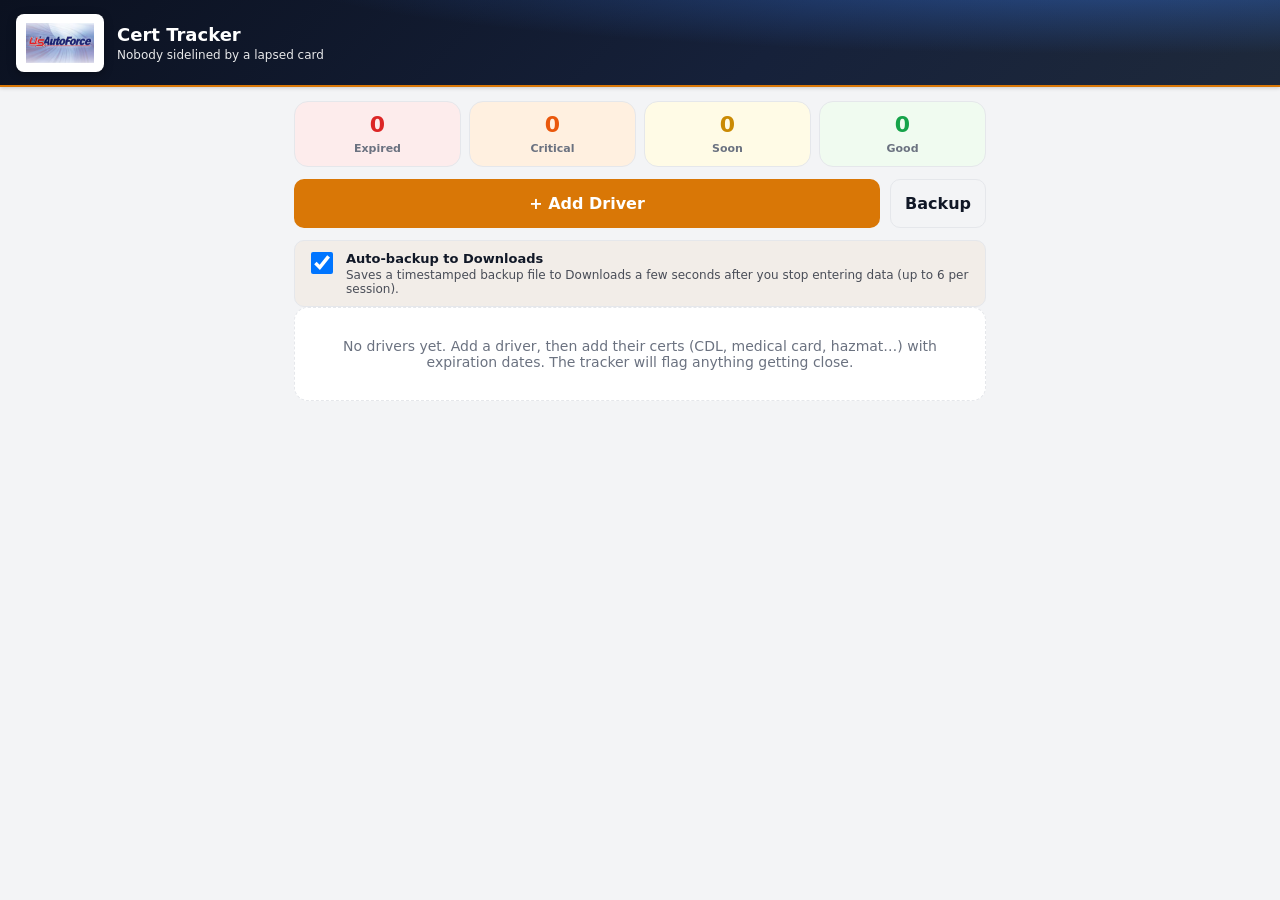
<file: index.html>
<!DOCTYPE html>
<html lang="en">
<head>
<meta charset="UTF-8">
<meta name="viewport" content="width=device-width, initial-scale=1, viewport-fit=cover">
<meta name="theme-color" content="#d97706">
<meta name="description" content="U.S. AutoForce Cert & Expiry Tracker - driver CDL, medical card & endorsement expiration tracking">
<meta name="mobile-web-app-capable" content="yes">
<meta name="apple-mobile-web-app-capable" content="yes">
<meta name="apple-mobile-web-app-status-bar-style" content="black-translucent">
<meta name="apple-mobile-web-app-title" content="Cert Tracker">
<title>U.S. AutoForce &middot; Cert Tracker</title>
<link rel="apple-touch-startup-image" media="(device-width: 320px) and (device-height: 568px) and (-webkit-device-pixel-ratio: 2)" href="icons/splash/splash-640x1136.png">
<link rel="apple-touch-startup-image" media="(device-width: 375px) and (device-height: 667px) and (-webkit-device-pixel-ratio: 2)" href="icons/splash/splash-750x1334.png">
<link rel="apple-touch-startup-image" media="(device-width: 414px) and (device-height: 736px) and (-webkit-device-pixel-ratio: 3)" href="icons/splash/splash-1242x2208.png">
<link rel="apple-touch-startup-image" media="(device-width: 375px) and (device-height: 812px) and (-webkit-device-pixel-ratio: 3)" href="icons/splash/splash-1125x2436.png">
<link rel="apple-touch-startup-image" media="(device-width: 414px) and (device-height: 896px) and (-webkit-device-pixel-ratio: 2)" href="icons/splash/splash-828x1792.png">
<link rel="apple-touch-startup-image" media="(device-width: 390px) and (device-height: 844px) and (-webkit-device-pixel-ratio: 3)" href="icons/splash/splash-1170x2532.png">
<link rel="apple-touch-startup-image" media="(device-width: 428px) and (device-height: 926px) and (-webkit-device-pixel-ratio: 3)" href="icons/splash/splash-1284x2778.png">
<link rel="apple-touch-startup-image" media="(device-width: 393px) and (device-height: 852px) and (-webkit-device-pixel-ratio: 3)" href="icons/splash/splash-1290x2796.png">
<link rel="manifest" href="manifest.webmanifest">
<link rel="icon" href="icons/icon.svg" type="image/svg+xml">
<link rel="icon" href="icons/icon-192.png" type="image/png">
<link rel="apple-touch-icon" href="icons/icon-192.png">
<link rel="stylesheet" href="styles.css">
</head>
<body>
<header class="app-header">
  <div class="brand">
    <img src="icons/logo-tile.png" alt="U.S. AutoForce" class="brand-logo">
    <div>
      <h1>Cert Tracker</h1>
      <p>Nobody sidelined by a lapsed card</p>
    </div>
  </div>
</header>

<main id="view" class="view">
  <!-- Dashboard + Driver editor rendered by app.js -->
</main>

<div id="toast" class="toast" role="status"></div>

<script src="app.js"></script>
</body>
</html>
</file>
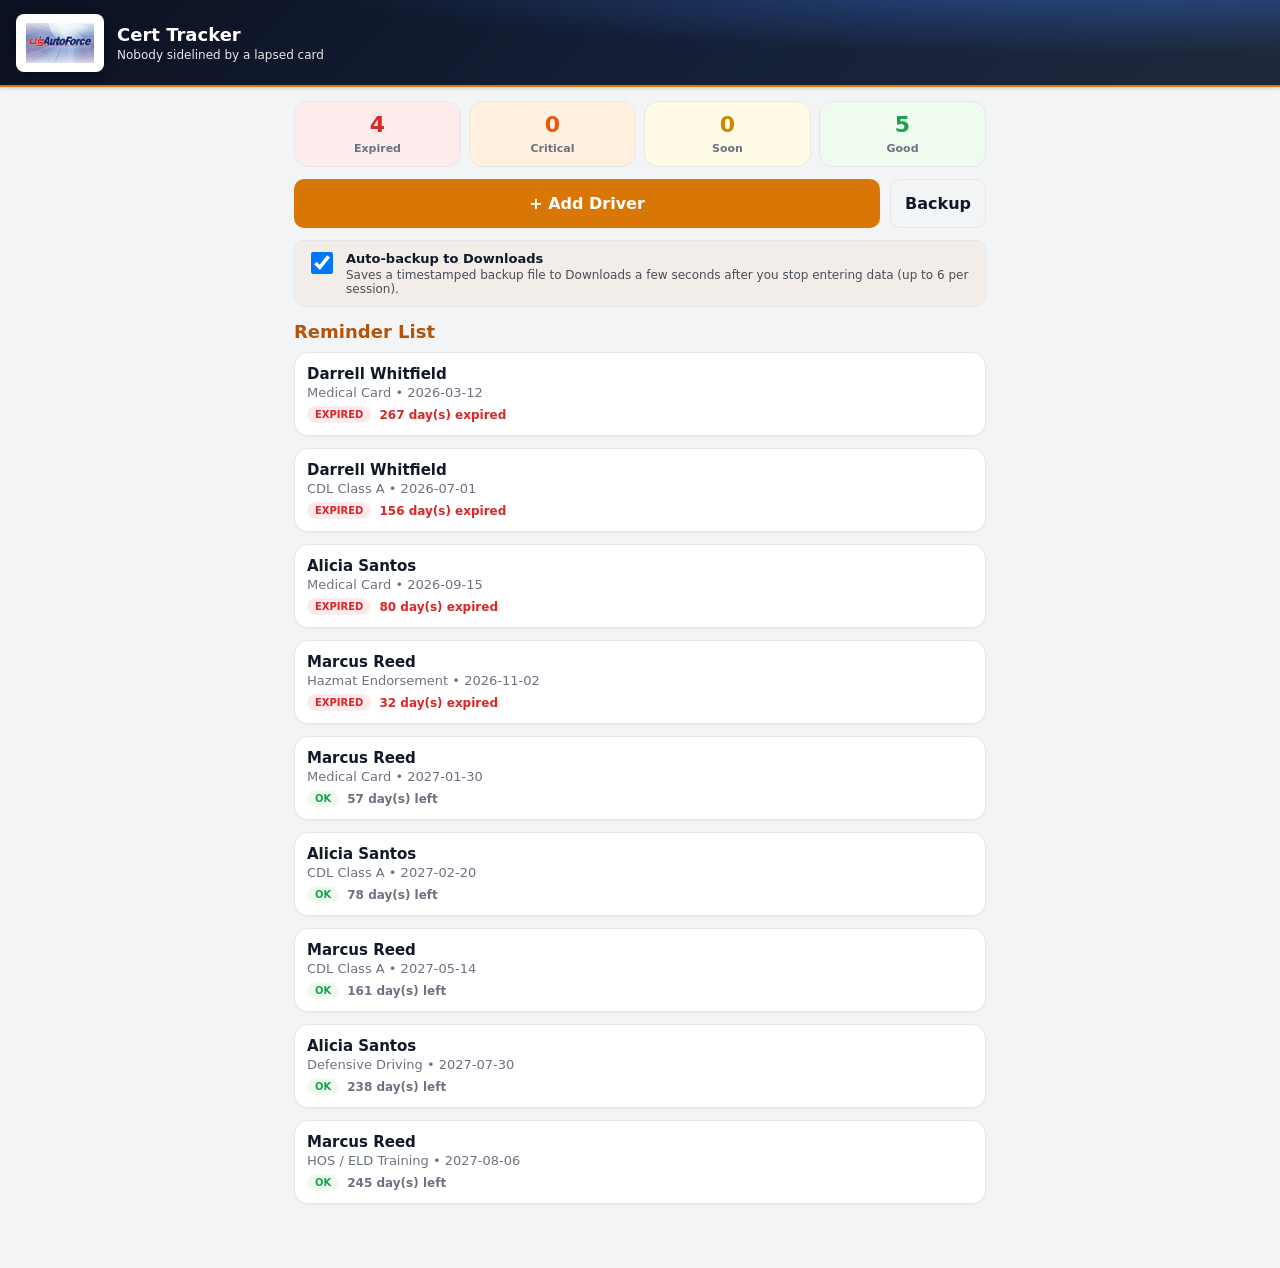
<file: demo/index.html>
<!DOCTYPE html>
<html lang="en">
<head>
<meta charset="UTF-8">
<meta name="viewport" content="width=device-width, initial-scale=1, viewport-fit=cover">
<meta name="theme-color" content="#d97706">
<meta name="description" content="U.S. AutoForce Cert & Expiry Tracker - driver CDL, medical card & endorsement expiration tracking">
<meta name="mobile-web-app-capable" content="yes">
<meta name="apple-mobile-web-app-capable" content="yes">
<meta name="apple-mobile-web-app-status-bar-style" content="black-translucent">
<meta name="apple-mobile-web-app-title" content="Cert Tracker">
<title>U.S. AutoForce &middot; Cert Tracker</title>
<link rel="apple-touch-startup-image" media="(device-width: 320px) and (device-height: 568px) and (-webkit-device-pixel-ratio: 2)" href="icons/splash/splash-640x1136.png">
<link rel="apple-touch-startup-image" media="(device-width: 375px) and (device-height: 667px) and (-webkit-device-pixel-ratio: 2)" href="icons/splash/splash-750x1334.png">
<link rel="apple-touch-startup-image" media="(device-width: 414px) and (device-height: 736px) and (-webkit-device-pixel-ratio: 3)" href="icons/splash/splash-1242x2208.png">
<link rel="apple-touch-startup-image" media="(device-width: 375px) and (device-height: 812px) and (-webkit-device-pixel-ratio: 3)" href="icons/splash/splash-1125x2436.png">
<link rel="apple-touch-startup-image" media="(device-width: 414px) and (device-height: 896px) and (-webkit-device-pixel-ratio: 2)" href="icons/splash/splash-828x1792.png">
<link rel="apple-touch-startup-image" media="(device-width: 390px) and (device-height: 844px) and (-webkit-device-pixel-ratio: 3)" href="icons/splash/splash-1170x2532.png">
<link rel="apple-touch-startup-image" media="(device-width: 428px) and (device-height: 926px) and (-webkit-device-pixel-ratio: 3)" href="icons/splash/splash-1284x2778.png">
<link rel="apple-touch-startup-image" media="(device-width: 393px) and (device-height: 852px) and (-webkit-device-pixel-ratio: 3)" href="icons/splash/splash-1290x2796.png">
<link rel="manifest" href="manifest.webmanifest">
<link rel="icon" href="icons/icon.svg" type="image/svg+xml">
<link rel="icon" href="icons/icon-192.png" type="image/png">
<link rel="apple-touch-icon" href="icons/icon-192.png">
<link rel="stylesheet" href="styles.css">
</head>
<body>
<header class="app-header">
  <div class="brand">
    <img src="icons/logo-tile.png" alt="U.S. AutoForce" class="brand-logo">
    <div>
      <h1>Cert Tracker</h1>
      <p>Nobody sidelined by a lapsed card</p>
    </div>
  </div>
</header>

<main id="view" class="view">
  <!-- Dashboard + Driver editor rendered by app.js -->
</main>

<div id="toast" class="toast" role="status"></div>

<script src="idbshim.js"></script>
  <script src="seed.js"></script>
  <script src="demo_click.js"></script>
  <script src="app.js"></script>
</body>
</html>
</file>
<file: styles.css>
:root {
  --amber: #d97706;
  --amber-dark: #b45309;
  --amber-soft: #fef3c7;
  --ink: #111827;
  --muted: #6b7280;
  --line: #e5e7eb;
  --bg: #f3f4f6;
  --card: #ffffff;
  --radius: 14px;
  --safe-bottom: env(safe-area-inset-bottom, 0px);
  --red: #dc2626;
  --orange: #ea580c;
  --yellow: #ca8a04;
  --green: #16a34a;
}

* { box-sizing: border-box; }

html, body {
  margin: 0;
  padding: 0;
  background: var(--bg);
  color: var(--ink);
  font-family: system-ui, -apple-system, "Segoe UI", Roboto, sans-serif;
  -webkit-tap-highlight-color: transparent;
}

body { padding-bottom: calc(28px + var(--safe-bottom)); }

.app-header {
  position: sticky;
  top: 0;
  z-index: 10;
  background:
    radial-gradient(120% 170% at 88% -30%, rgba(59,130,246,.45) 0%, rgba(59,130,246,0) 55%),
    linear-gradient(135deg, #0b1120 0%, #16213a 60%, #1e293b 100%);
  color: #fff;
  padding: calc(14px + env(safe-area-inset-top, 0px)) 16px 13px;
  border-bottom: 2px solid var(--amber);
  box-shadow: 0 1px 4px rgba(0,0,0,.18);
}
.brand { display: flex; align-items: center; gap: 13px; }
.brand-logo { width: 88px; height: 58px; border-radius: 8px; background: #fff; box-shadow: 0 2px 8px rgba(0,0,0,.35); }
.brand h1 { margin: 0; font-size: 18px; line-height: 1.2; }
.brand p { margin: 2px 0 0; font-size: 12px; opacity: .9; }

.view { max-width: 720px; margin: 0 auto; padding: 14px 14px 24px; }

.card {
  background: var(--card);
  border: 1px solid var(--line);
  border-radius: var(--radius);
  padding: 14px;
  margin-bottom: 12px;
  box-shadow: 0 1px 2px rgba(0,0,0,.04);
}
.card-title {
  margin: 0 0 12px;
  font-size: 15px;
  color: var(--amber-dark);
  border-bottom: 1px solid var(--line);
  padding-bottom: 8px;
}
.page-title { margin: 0; font-size: 18px; color: var(--amber-dark); }
.empty {
  background: var(--card);
  border: 1px dashed var(--line);
  border-radius: var(--radius);
  padding: 30px 16px;
  text-align: center;
  color: var(--muted);
  font-size: 14px;
}
.empty.small { padding: 18px 12px; font-size: 13px; }

/* summary */
.summary { display: grid; grid-template-columns: repeat(4, 1fr); gap: 8px; margin-bottom: 12px; }
.stat {
  background: var(--card);
  border: 1px solid var(--line);
  border-radius: var(--radius);
  padding: 10px 4px;
  text-align: center;
}
.stat strong { display: block; font-size: 22px; }
.stat span { font-size: 11px; color: var(--muted); font-weight: 600; }
.stat.st-expired strong { color: var(--red); }
.stat.st-critical strong { color: var(--orange); }
.stat.st-warning strong { color: var(--yellow); }
.stat.st-ok strong { color: var(--green); }

/* status badges */
.badge { display: inline-block; font-size: 10px; font-weight: 700; padding: 3px 8px; border-radius: 999px; }
.st-expired { color: var(--red); background: #fdecec; }
.st-critical { color: var(--orange); background: #fff0e0; }
.st-warning { color: var(--yellow); background: #fffbe6; }
.st-ok { color: var(--green); background: #f0fbf0; }
.st-unknown { color: var(--muted); background: #f3f4f6; }

/* reminder list */
.rec { padding: 12px; cursor: pointer; }
.rec-main { margin-bottom: 6px; }
.rec-name { font-weight: 700; font-size: 15px; }
.rec-meta { color: var(--muted); font-size: 13px; margin-top: 2px; }
.rec-sub { display: flex; align-items: center; gap: 8px; flex-wrap: wrap; }
.days { font-size: 12px; font-weight: 600; color: var(--muted); }
.days.alert { color: var(--red); }
.days.st-critical { color: var(--orange); }
.days.st-warning { color: var(--yellow); }

/* driver screen */
.route-head { display: flex; justify-content: space-between; margin-bottom: 12px; }
.cert { }
.cert-head { display: flex; justify-content: space-between; align-items: flex-start; gap: 8px; }
.cert-label { font-weight: 700; font-size: 15px; }
.cert-meta { color: var(--muted); font-size: 13px; margin-top: 2px; }
.cert-days { font-size: 13px; font-weight: 700; margin: 8px 0; }
.cert-days.st-expired { color: var(--red); }
.cert-days.st-critical { color: var(--orange); }
.cert-days.st-warning { color: var(--yellow); }
.cert-days.st-ok { color: var(--green); }
.add-cert { background: var(--amber-soft); border-color: #fcd34d; }
.add-cert .card-title { color: var(--amber-dark); border-color: #fcd34d; }

/* forms */
.field { display: block; margin-bottom: 10px; }
.field-label { display: block; font-size: 12px; font-weight: 600; color: var(--muted); margin-bottom: 4px; }

/* ---------- Roster name pull-down + roster info summary ---------- */
.roster-pick { margin-top: 6px; }

/* Read-only summary of what the shared roster knows about the chosen driver —
   hire date, licence #, licence / med-card expirations, warehouse, trainer. */
.roster-info {
  margin-top: 7px; padding: 7px 9px; border: 1px dashed var(--line); border-radius: 8px;
  background: rgba(217, 119, 6, .05); font-size: 11.5px; color: var(--muted);
  line-height: 1.5; overflow-wrap: anywhere;
}
.roster-info b { color: var(--ink); }

/* Month / Day / Year dropdowns — work on every device, unlike the native
   calendar's year control on some phones and installed web apps. */
.dt-row { display: flex; gap: 6px; }
.dt-row select { flex: 1 1 0; min-width: 0; width: auto; padding-left: 8px; padding-right: 8px; }
.dt-row .dt-y { flex: 1.2 1 0; }
input, select, textarea {
  width: 100%;
  font: inherit;
  color: var(--ink);
  background: #fff;
  border: 1px solid var(--line);
  border-radius: 10px;
  padding: 10px 12px;
}
input:focus, select:focus, textarea:focus {
  outline: 2px solid var(--amber);
  outline-offset: 1px;
  border-color: var(--amber);
}

/* buttons */
.btn {
  font: inherit;
  font-weight: 600;
  border: none;
  border-radius: 10px;
  padding: 10px 14px;
  cursor: pointer;
  background: var(--line);
  color: var(--ink);
}
.btn.primary { background: var(--amber); color: #fff; }
.btn.primary:active { background: var(--amber-dark); }
.btn.ghost { background: transparent; border: 1.5px solid var(--line); }
.btn.primary-outline { color: var(--amber-dark); border-color: var(--amber); }
.btn.danger { color: var(--red); border-color: var(--red); }
.btn.small { padding: 6px 10px; font-size: 13px; border-radius: 8px; }
.btn.big { font-size: 16px; padding: 14px; }
.actions { display: grid; grid-template-columns: 1fr auto; gap: 10px; margin-top: 4px; }
.home-actions { grid-template-columns: 1fr auto; margin-bottom: 4px; }

/* toast */
.toast {
  position: fixed;
  left: 50%;
  bottom: calc(28px + var(--safe-bottom));
  transform: translateX(-50%) translateY(20px);
  background: #111827;
  color: #fff;
  padding: 10px 18px;
  border-radius: 999px;
  font-size: 14px;
  opacity: 0;
  pointer-events: none;
  transition: opacity .2s, transform .2s;
  z-index: 30;
  max-width: 90vw;
  text-align: center;
}
.toast.show { opacity: 1; transform: translateX(-50%) translateY(0); }

@media (prefers-color-scheme: dark) {
  :root {
    --amber: #f59e0b;
    --amber-dark: #fbbf24;
    --amber-soft: #451a03;
    --ink: #f3f4f6;
    --muted: #9ca3af;
    --line: #1f2937;
    --bg: #0b1220;
    --card: #111827;
    --red: #f87171;
    --orange: #fb923c;
    --yellow: #facc15;
    --green: #4ade80;
  }
  input, select, textarea { background: #0b1220; }
  .btn { background: #1f2937; }
  .st-expired { background: #450a0a; }
  .st-critical { background: #431407; }
  .st-warning { background: #451a03; }
  .st-ok { background: #052e16; }
  .st-unknown { background: #1f2937; }
  .add-cert { background: #1f2937; border-color: #b45309; }
  .add-cert .card-title { border-color: #b45309; }
}

/* ---------- Auto-backup toggle ---------- */
.ab-toggle {
  display: flex; align-items: flex-start; gap: 10px;
  margin-top: 12px; padding: 10px 12px;
  border: 1.5px solid var(--line, #e3e6ef); border-radius: 10px;
  background: rgba(217, 119, 6, .06);
  cursor: pointer;
}
.ab-ck { width: 22px; height: 22px; flex: none; margin-top: 1px; }
.ab-txt { display: flex; flex-direction: column; gap: 2px; }
.ab-title { font-size: 13px; font-weight: 700; }
.ab-txt .sub { font-size: 12px; opacity: .75; margin: 0; }
</file>
<file: demo/styles.css>
:root {
  --amber: #d97706;
  --amber-dark: #b45309;
  --amber-soft: #fef3c7;
  --ink: #111827;
  --muted: #6b7280;
  --line: #e5e7eb;
  --bg: #f3f4f6;
  --card: #ffffff;
  --radius: 14px;
  --safe-bottom: env(safe-area-inset-bottom, 0px);
  --red: #dc2626;
  --orange: #ea580c;
  --yellow: #ca8a04;
  --green: #16a34a;
}

* { box-sizing: border-box; }

html, body {
  margin: 0;
  padding: 0;
  background: var(--bg);
  color: var(--ink);
  font-family: system-ui, -apple-system, "Segoe UI", Roboto, sans-serif;
  -webkit-tap-highlight-color: transparent;
}

body { padding-bottom: calc(28px + var(--safe-bottom)); }

.app-header {
  position: sticky;
  top: 0;
  z-index: 10;
  background:
    radial-gradient(120% 170% at 88% -30%, rgba(59,130,246,.45) 0%, rgba(59,130,246,0) 55%),
    linear-gradient(135deg, #0b1120 0%, #16213a 60%, #1e293b 100%);
  color: #fff;
  padding: calc(14px + env(safe-area-inset-top, 0px)) 16px 13px;
  border-bottom: 2px solid var(--amber);
  box-shadow: 0 1px 4px rgba(0,0,0,.18);
}
.brand { display: flex; align-items: center; gap: 13px; }
.brand-logo { width: 88px; height: 58px; border-radius: 8px; background: #fff; box-shadow: 0 2px 8px rgba(0,0,0,.35); }
.brand h1 { margin: 0; font-size: 18px; line-height: 1.2; }
.brand p { margin: 2px 0 0; font-size: 12px; opacity: .9; }

.view { max-width: 720px; margin: 0 auto; padding: 14px 14px 24px; }

.card {
  background: var(--card);
  border: 1px solid var(--line);
  border-radius: var(--radius);
  padding: 14px;
  margin-bottom: 12px;
  box-shadow: 0 1px 2px rgba(0,0,0,.04);
}
.card-title {
  margin: 0 0 12px;
  font-size: 15px;
  color: var(--amber-dark);
  border-bottom: 1px solid var(--line);
  padding-bottom: 8px;
}
.page-title { margin: 0; font-size: 18px; color: var(--amber-dark); }
.empty {
  background: var(--card);
  border: 1px dashed var(--line);
  border-radius: var(--radius);
  padding: 30px 16px;
  text-align: center;
  color: var(--muted);
  font-size: 14px;
}
.empty.small { padding: 18px 12px; font-size: 13px; }

/* summary */
.summary { display: grid; grid-template-columns: repeat(4, 1fr); gap: 8px; margin-bottom: 12px; }
.stat {
  background: var(--card);
  border: 1px solid var(--line);
  border-radius: var(--radius);
  padding: 10px 4px;
  text-align: center;
}
.stat strong { display: block; font-size: 22px; }
.stat span { font-size: 11px; color: var(--muted); font-weight: 600; }
.stat.st-expired strong { color: var(--red); }
.stat.st-critical strong { color: var(--orange); }
.stat.st-warning strong { color: var(--yellow); }
.stat.st-ok strong { color: var(--green); }

/* status badges */
.badge { display: inline-block; font-size: 10px; font-weight: 700; padding: 3px 8px; border-radius: 999px; }
.st-expired { color: var(--red); background: #fdecec; }
.st-critical { color: var(--orange); background: #fff0e0; }
.st-warning { color: var(--yellow); background: #fffbe6; }
.st-ok { color: var(--green); background: #f0fbf0; }
.st-unknown { color: var(--muted); background: #f3f4f6; }

/* reminder list */
.rec { padding: 12px; cursor: pointer; }
.rec-main { margin-bottom: 6px; }
.rec-name { font-weight: 700; font-size: 15px; }
.rec-meta { color: var(--muted); font-size: 13px; margin-top: 2px; }
.rec-sub { display: flex; align-items: center; gap: 8px; flex-wrap: wrap; }
.days { font-size: 12px; font-weight: 600; color: var(--muted); }
.days.alert { color: var(--red); }
.days.st-critical { color: var(--orange); }
.days.st-warning { color: var(--yellow); }

/* driver screen */
.route-head { display: flex; justify-content: space-between; margin-bottom: 12px; }
.cert { }
.cert-head { display: flex; justify-content: space-between; align-items: flex-start; gap: 8px; }
.cert-label { font-weight: 700; font-size: 15px; }
.cert-meta { color: var(--muted); font-size: 13px; margin-top: 2px; }
.cert-days { font-size: 13px; font-weight: 700; margin: 8px 0; }
.cert-days.st-expired { color: var(--red); }
.cert-days.st-critical { color: var(--orange); }
.cert-days.st-warning { color: var(--yellow); }
.cert-days.st-ok { color: var(--green); }
.add-cert { background: var(--amber-soft); border-color: #fcd34d; }
.add-cert .card-title { color: var(--amber-dark); border-color: #fcd34d; }

/* forms */
.field { display: block; margin-bottom: 10px; }
.field-label { display: block; font-size: 12px; font-weight: 600; color: var(--muted); margin-bottom: 4px; }

/* ---------- Roster name pull-down + roster info summary ---------- */
.roster-pick { margin-top: 6px; }

/* Read-only summary of what the shared roster knows about the chosen driver —
   hire date, licence #, licence / med-card expirations, warehouse, trainer. */
.roster-info {
  margin-top: 7px; padding: 7px 9px; border: 1px dashed var(--line); border-radius: 8px;
  background: rgba(217, 119, 6, .05); font-size: 11.5px; color: var(--muted);
  line-height: 1.5; overflow-wrap: anywhere;
}
.roster-info b { color: var(--ink); }

/* Month / Day / Year dropdowns — work on every device, unlike the native
   calendar's year control on some phones and installed web apps. */
.dt-row { display: flex; gap: 6px; }
.dt-row select { flex: 1 1 0; min-width: 0; width: auto; padding-left: 8px; padding-right: 8px; }
.dt-row .dt-y { flex: 1.2 1 0; }
input, select, textarea {
  width: 100%;
  font: inherit;
  color: var(--ink);
  background: #fff;
  border: 1px solid var(--line);
  border-radius: 10px;
  padding: 10px 12px;
}
input:focus, select:focus, textarea:focus {
  outline: 2px solid var(--amber);
  outline-offset: 1px;
  border-color: var(--amber);
}

/* buttons */
.btn {
  font: inherit;
  font-weight: 600;
  border: none;
  border-radius: 10px;
  padding: 10px 14px;
  cursor: pointer;
  background: var(--line);
  color: var(--ink);
}
.btn.primary { background: var(--amber); color: #fff; }
.btn.primary:active { background: var(--amber-dark); }
.btn.ghost { background: transparent; border: 1.5px solid var(--line); }
.btn.primary-outline { color: var(--amber-dark); border-color: var(--amber); }
.btn.danger { color: var(--red); border-color: var(--red); }
.btn.small { padding: 6px 10px; font-size: 13px; border-radius: 8px; }
.btn.big { font-size: 16px; padding: 14px; }
.actions { display: grid; grid-template-columns: 1fr auto; gap: 10px; margin-top: 4px; }
.home-actions { grid-template-columns: 1fr auto; margin-bottom: 4px; }

/* toast */
.toast {
  position: fixed;
  left: 50%;
  bottom: calc(28px + var(--safe-bottom));
  transform: translateX(-50%) translateY(20px);
  background: #111827;
  color: #fff;
  padding: 10px 18px;
  border-radius: 999px;
  font-size: 14px;
  opacity: 0;
  pointer-events: none;
  transition: opacity .2s, transform .2s;
  z-index: 30;
  max-width: 90vw;
  text-align: center;
}
.toast.show { opacity: 1; transform: translateX(-50%) translateY(0); }

@media (prefers-color-scheme: dark) {
  :root {
    --amber: #f59e0b;
    --amber-dark: #fbbf24;
    --amber-soft: #451a03;
    --ink: #f3f4f6;
    --muted: #9ca3af;
    --line: #1f2937;
    --bg: #0b1220;
    --card: #111827;
    --red: #f87171;
    --orange: #fb923c;
    --yellow: #facc15;
    --green: #4ade80;
  }
  input, select, textarea { background: #0b1220; }
  .btn { background: #1f2937; }
  .st-expired { background: #450a0a; }
  .st-critical { background: #431407; }
  .st-warning { background: #451a03; }
  .st-ok { background: #052e16; }
  .st-unknown { background: #1f2937; }
  .add-cert { background: #1f2937; border-color: #b45309; }
  .add-cert .card-title { border-color: #b45309; }
}

/* ---------- Auto-backup toggle ---------- */
.ab-toggle {
  display: flex; align-items: flex-start; gap: 10px;
  margin-top: 12px; padding: 10px 12px;
  border: 1.5px solid var(--line, #e3e6ef); border-radius: 10px;
  background: rgba(217, 119, 6, .06);
  cursor: pointer;
}
.ab-ck { width: 22px; height: 22px; flex: none; margin-top: 1px; }
.ab-txt { display: flex; flex-direction: column; gap: 2px; }
.ab-title { font-size: 13px; font-weight: 700; }
.ab-txt .sub { font-size: 12px; opacity: .75; margin: 0; }
</file>
